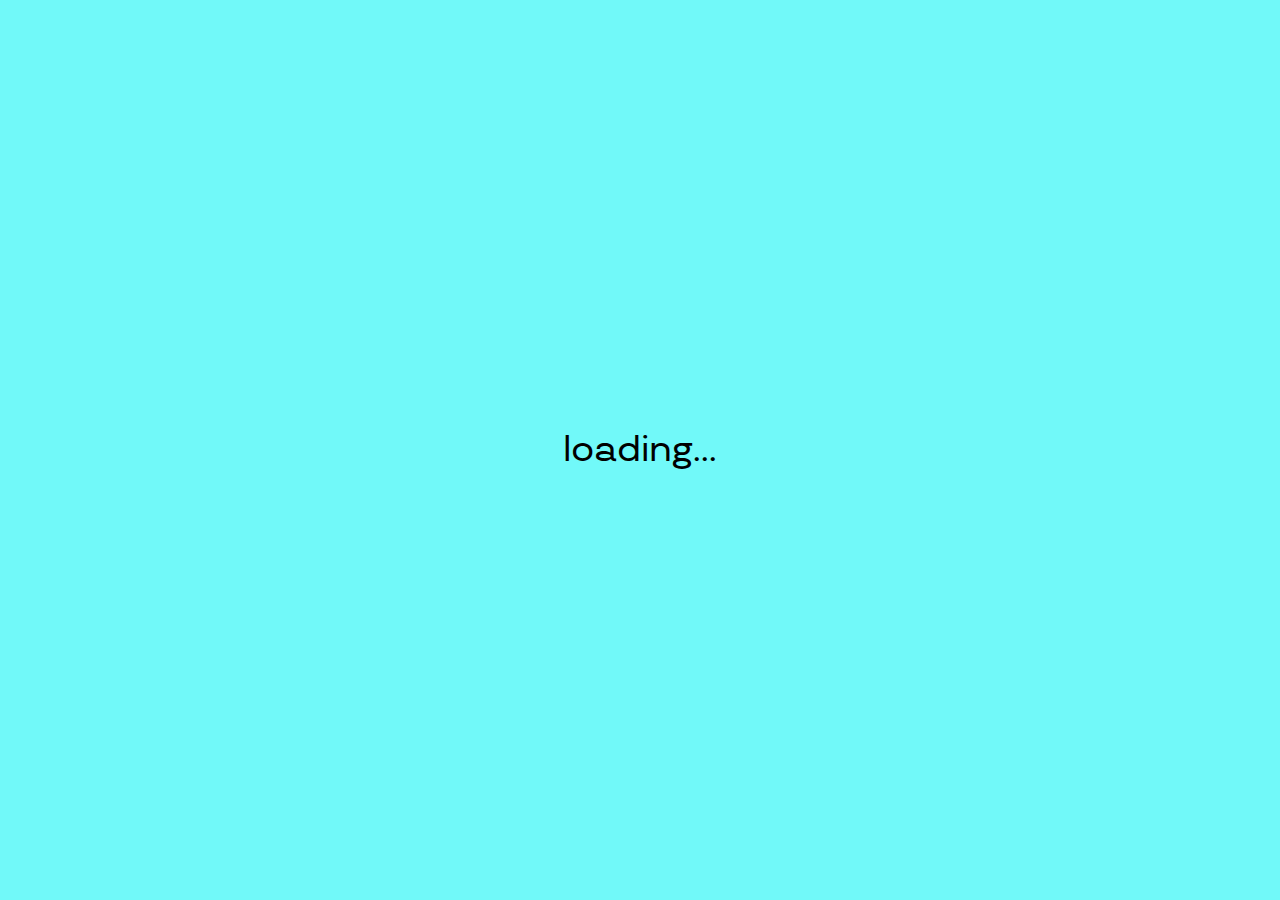
<file: frontend/index.html>
<!DOCTYPE html>
<html lang="ru">
  <head>
    <meta charset="UTF-8" />
    <meta name="viewport" content="width=device-width, initial-scale=1" />
    <link rel="preconnect" href="https://fonts.googleapis.com" />
    <link rel="preconnect" href="https://fonts.gstatic.com" crossorigin />
    <link
      href="https://fonts.googleapis.com/css2?family=Urbanist:wght@500&display=swap"
      rel="stylesheet"
    />
    <link href="./css/style.css" rel="stylesheet" />
    <link href="./css/adaptive.css" rel="stylesheet" />
    <title>Kahoot analog</title>
  </head>
  <body>
    <div class="preloader">
      <div class="preloader-content">
        loading
        <div class="first-dot">.</div>
        <div class="second-dot">.</div>
        <div class="third-dot">.</div>
      </div>
    </div>

    <header class="qr-code-generation-header">
      <a href="#" class="back-to-quiz">
        <img
          class="arrow"
          src="./img/arrow.svg"
          width="10"
          height="18"
          alt="Стрелочка - вернуться в начало"
        />
        <h1 class="quiz-header">Название викторины</h1>
      </a>
      <div class="header-content-column">
        <img
          class="logo"
          src="./img/logo.svg"
          width="39"
          height="34"
          alt="Логотип"
        />
        <p class="team">QBrain</p>
      </div>
    </header>
    <main class="main-page-with-qr">
      <img
        class="question-symbol"
        src="./img/question-symbol.svg"
        width="162"
        height="214"
        alt="Знак вопроса"
      />
      <img
        class="crown-symbol"
        src="./img/crown.svg"
        width="214"
        height="144"
        alt="Корона"
      />
      <div class="main-page-content-column">
        <h1 class="code-generation">
          Генерация пинкода викторины
          <div class="first-dot">.</div>
          <div class="second-dot">.</div>
          <div class="third-dot">.</div>
        </h1>
      </div>
      <div class="hidden join-quiz">
        <div class="pin-code-column">
          <h1 class="pin-code-header">Пинкод викторины:</h1>
          <p class="pin-code">000 000</p>
        </div>
        <img
          class="qr-code"
          src="./img/qr.png"
          width="256px"
          height="256px"
          alt="QR-код для входа"
        />
      </div>
      <div class="members">
        <h2 class="waiting">
          Ждем игроков
          <div class="first-dot">.</div>
          <div class="second-dot">.</div>
          <div class="third-dot">.</div>
        </h2>
        <div class="members-content-column">
          <ul class="members-list"></ul>
          <p class="hidden additional"></p>
        </div>
      </div>

      <template id="member-template">
        <li class="members-list-item">
          <img
            class="member-item"
            src=""
            width="60"
            height="60"
            alt="Иконка участника"
          />
          <p class="member-nickname"></p>
        </li>
      </template>
    </main>
    <footer class="footer-page-with-qr">
      <div class="members-count">
        <img
          class="member"
          src="./img/member.svg"
          width="23"
          height="24"
          alt="Иконка количества участников"
        />
        <p class="count">0</p>
      </div>
      <button
        class="start-quiz"
        type="button"
        onclick="location.href='question.html'"
      >
        Старт
      </button>
    </footer>
    <script src="https://code.jquery.com/jquery-3.7.1.js"></script>
    <script src="./js/modules/preloader.js"></script>
    <script src="./js/modules/qr-generation.js"></script>
    <script src="./js/modules/members.js"></script>

    <!-- <script src="./js/main.js" type="module"></script> -->
  </body>
</html>
</file>
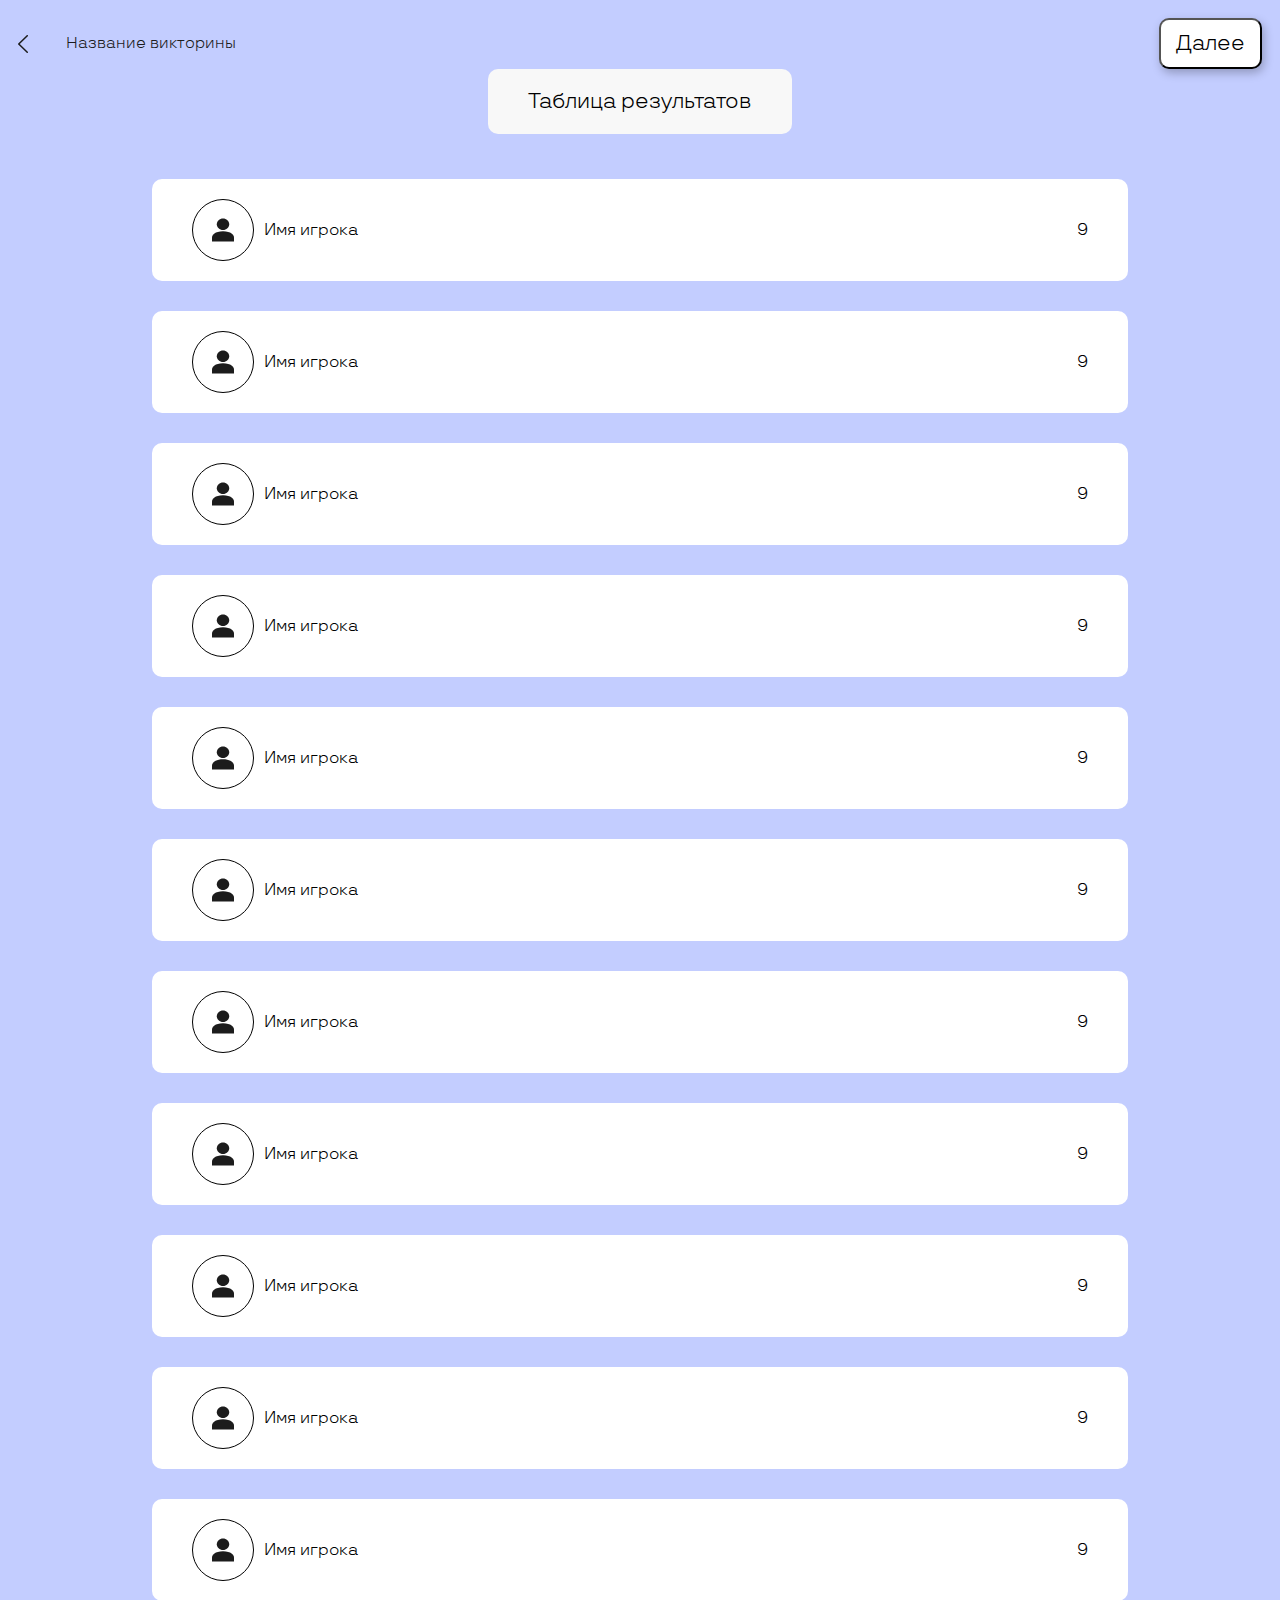
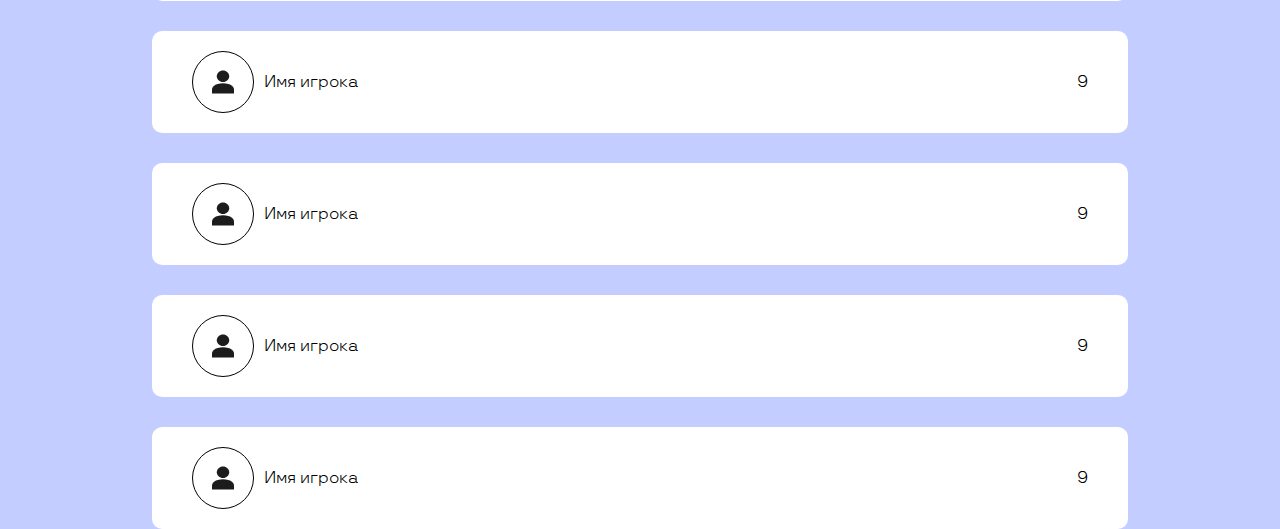
<file: frontend/leaderBoard.html>
<!DOCTYPE html>
<html lang="ru">
  <head>
    <meta charset="UTF-8" />
    <meta name="viewport" content="width=device-width, initial-scale=1" />
    <link href="./css/style.css" rel="stylesheet" />
    <link href="./css/adaptive.css" rel="stylesheet" />
    <title>Kahoot analog</title>
  </head>
  <body class="leader-board-body">
    <header class="leader-board-header">
      <a href="#" class="back-to-quiz">
        <img
          class="arrow"
          src="./img/arrow.svg"
          width="10"
          height="18"
          alt="Стрелочка - вернуться в начало"
        />
        <h1 class="quiz-header">Название викторины</h1>
      </a>
      <button
        class="next-button"
        type="button"
        style="display: block"
        onclick="location.href='winners.html'"
      >
        Далее
      </button>
    </header>
    <main class="leader-board-main">
      <h1 class="leader-board-name">Таблица результатов</h1>
      <ul class="member-table">
        <li class="member-table-item">
          <div class="item-wrapper">
            <div class="avatar-border">
              <img
                class="avatar"
                src="./img/member.svg"
                width="22"
                height="24"
              />
            </div>
            <span class="nickname">Имя игрока</span>
          </div>
          <span class="score">9</span>
        </li>
        <li class="member-table-item">
          <div class="item-wrapper">
            <div class="avatar-border">
              <img
                class="avatar"
                src="./img/member.svg"
                width="22"
                height="24"
              />
            </div>
            <span class="nickname">Имя игрока</span>
          </div>
          <span class="score">9</span>
        </li>
        <li class="member-table-item">
          <div class="item-wrapper">
            <div class="avatar-border">
              <img
                class="avatar"
                src="./img/member.svg"
                width="22"
                height="24"
              />
            </div>
            <span class="nickname">Имя игрока</span>
          </div>
          <span class="score">9</span>
        </li>
        <li class="member-table-item">
          <div class="item-wrapper">
            <div class="avatar-border">
              <img
                class="avatar"
                src="./img/member.svg"
                width="22"
                height="24"
              />
            </div>
            <span class="nickname">Имя игрока</span>
          </div>
          <span class="score">9</span>
        </li>
        <li class="member-table-item">
          <div class="item-wrapper">
            <div class="avatar-border">
              <img
                class="avatar"
                src="./img/member.svg"
                width="22"
                height="24"
              />
            </div>
            <span class="nickname">Имя игрока</span>
          </div>
          <span class="score">9</span>
        </li>
        <li class="member-table-item">
          <div class="item-wrapper">
            <div class="avatar-border">
              <img
                class="avatar"
                src="./img/member.svg"
                width="22"
                height="24"
              />
            </div>
            <span class="nickname">Имя игрока</span>
          </div>
          <span class="score">9</span>
        </li>
        <li class="member-table-item">
          <div class="item-wrapper">
            <div class="avatar-border">
              <img
                class="avatar"
                src="./img/member.svg"
                width="22"
                height="24"
              />
            </div>
            <span class="nickname">Имя игрока</span>
          </div>
          <span class="score">9</span>
        </li>
        <li class="member-table-item">
          <div class="item-wrapper">
            <div class="avatar-border">
              <img
                class="avatar"
                src="./img/member.svg"
                width="22"
                height="24"
              />
            </div>
            <span class="nickname">Имя игрока</span>
          </div>
          <span class="score">9</span>
        </li>
        <li class="member-table-item">
          <div class="item-wrapper">
            <div class="avatar-border">
              <img
                class="avatar"
                src="./img/member.svg"
                width="22"
                height="24"
              />
            </div>
            <span class="nickname">Имя игрока</span>
          </div>
          <span class="score">9</span>
        </li>
        <li class="member-table-item">
          <div class="item-wrapper">
            <div class="avatar-border">
              <img
                class="avatar"
                src="./img/member.svg"
                width="22"
                height="24"
              />
            </div>
            <span class="nickname">Имя игрока</span>
          </div>
          <span class="score">9</span>
        </li>
        <li class="member-table-item">
          <div class="item-wrapper">
            <div class="avatar-border">
              <img
                class="avatar"
                src="./img/member.svg"
                width="22"
                height="24"
              />
            </div>
            <span class="nickname">Имя игрока</span>
          </div>
          <span class="score">9</span>
        </li>
        <li class="member-table-item">
          <div class="item-wrapper">
            <div class="avatar-border">
              <img
                class="avatar"
                src="./img/member.svg"
                width="22"
                height="24"
              />
            </div>
            <span class="nickname">Имя игрока</span>
          </div>
          <span class="score">9</span>
        </li>
        <li class="member-table-item">
          <div class="item-wrapper">
            <div class="avatar-border">
              <img
                class="avatar"
                src="./img/member.svg"
                width="22"
                height="24"
              />
            </div>
            <span class="nickname">Имя игрока</span>
          </div>
          <span class="score">9</span>
        </li>
        <li class="member-table-item">
          <div class="item-wrapper">
            <div class="avatar-border">
              <img
                class="avatar"
                src="./img/member.svg"
                width="22"
                height="24"
              />
            </div>
            <span class="nickname">Имя игрока</span>
          </div>
          <span class="score">9</span>
        </li>
        <li class="member-table-item">
          <div class="item-wrapper">
            <div class="avatar-border">
              <img
                class="avatar"
                src="./img/member.svg"
                width="22"
                height="24"
              />
            </div>
            <span class="nickname">Имя игрока</span>
          </div>
          <span class="score">9</span>
        </li>
      </ul>
    </main>
  </body>
</html>
</file>
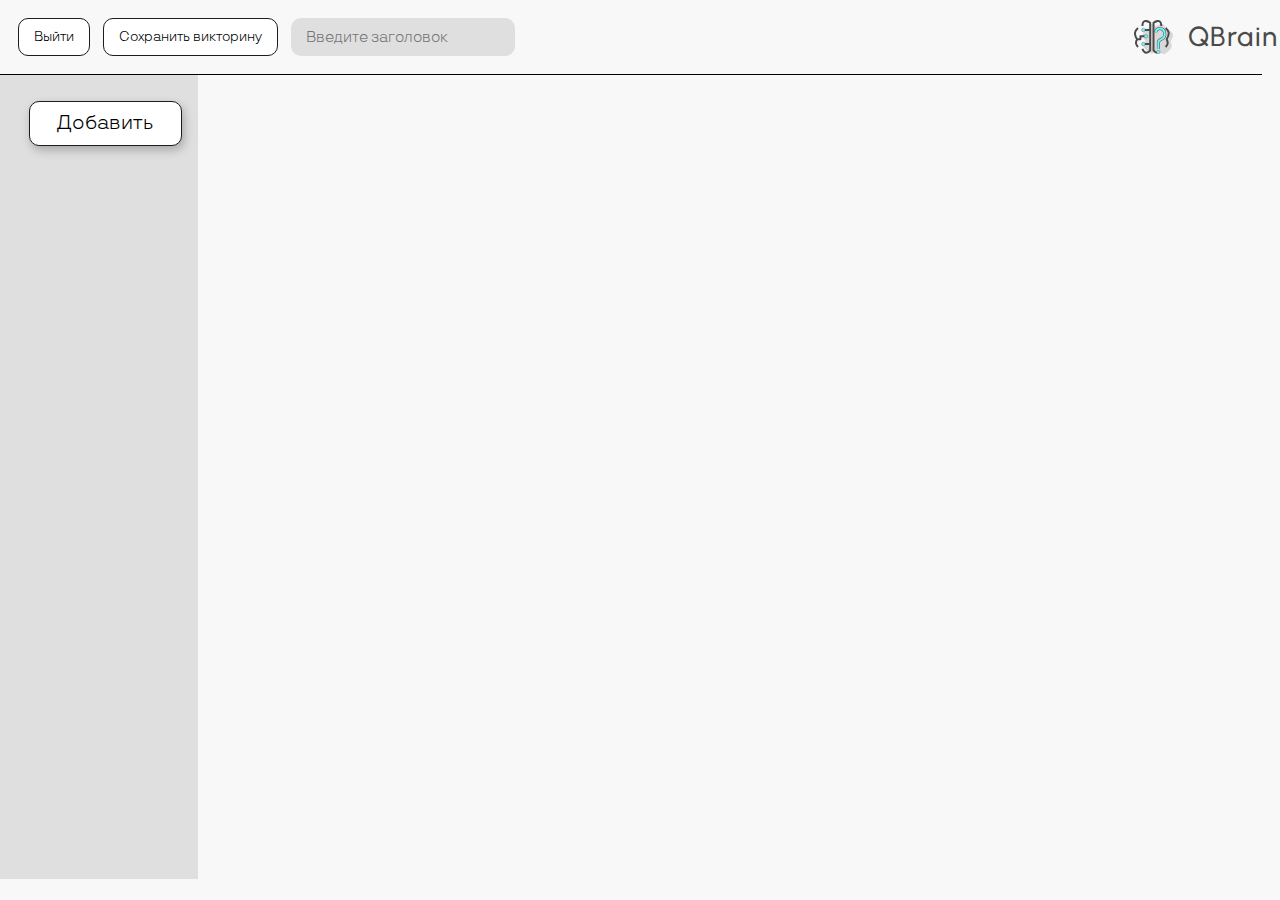
<file: frontend/quiz-redactor.html>
<!DOCTYPE html>
<html lang="ru">
  <head>
    <meta charset="UTF-8" />
    <link rel="preconnect" href="https://fonts.googleapis.com" />
    <link rel="preconnect" href="https://fonts.gstatic.com" crossorigin />
    <link
      href="https://fonts.googleapis.com/css2?family=Urbanist:wght@500&display=swap"
      rel="stylesheet"
    />
    <meta name="viewport" content="width=device-width, initial-scale=1" />
    <link href="./css/style.css" rel="stylesheet" />
    <link href="./css/adaptive.css" rel="stylesheet" />
    <title>Kahoot analog</title>
  </head>
  <body>
    <form
      class="quiz-redactor-form"
      action=""
      method="post"
      enctype="multipart/form-data"
      autocomplete="off"
    >
      <section class="quiz-redactor-header">
        <div class="redactor-header-content-column">
          <button class="header-button">Выйти</button>
          <input
            class="header-button"
            type="submit"
            value="Сохранить викторину"
          />
          <input
            id="quiz-name"
            type="text"
            name="quiz-name"
            placeholder="Введите заголовок"
          />
        </div>
        <div class="redactor-team-content-column">
          <img
            class="logo"
            src="./img/logo.svg"
            width="39"
            height="34"
            alt="Логотип"
          />
          <p class="team">QBrain</p>
        </div>
      </section>
      <section class="redactor-main">
        <fieldset class="redactor-content-column">
          <ul class="questions-info-list"></ul>
        </fieldset>
        <fieldset class="redactor-answers">
          <ul class="answers"></ul>
        </fieldset>
        <fieldset class="question-list">
          <ul class="questions"></ul>
          <button class="add-question" type="button">Добавить</button>
        </fieldset>
      </section>
    </form>

    <template id="additional">
      <li class="questions-info-list-item">
        <div class="question-info-wrapper">
          <textarea
            id="question"
            name="question"
            placeholder="Введите свой вопрос"
            maxlength="80"
          ></textarea>
          <div class="illustration-content">
            <label class="file__input"
              ><input
                id="illustration"
                type="file"
                name="illustration"
                accept="image/png, image/jpeg"
              />
            </label>
            <p class="add-sign">Добавьте картинку</p>
          </div>
        </div>
      </li>
    </template>

    <template id="answers">
      <ul class="redactor-answers-list">
        <li class="redactor-answer-list-item">
          <div class="redactor-answer first-answer">
            <div class="radio">
              <input
                class="radio__input"
                type="radio"
                id="1"
                name="right-answer-id"
                value="1"
              />
              <label id="label" class="radio__label" for="1"> </label>
            </div>
            <div>1</div>
            <label for="first-answer"></label>
            <input
              id="first-answer"
              type="text"
              name="first-answer"
              placeholder="Добавьте ответ"
            />
          </div>
        </li>
        <li class="redactor-answer-list-item">
          <div class="redactor-answer second-answer">
            <div class="radio">
              <input
                class="radio__input"
                type="radio"
                id="2"
                name="right-answer-id"
                value="2"
              />
              <label id="label" class="radio__label" for="2"> </label>
            </div>
            <div>2</div>
            <label for="second-answer"></label>
            <input
              id="second-answer"
              type="text"
              name="second-answer"
              placeholder="Добавьте ответ"
            />
          </div>
        </li>
        <li class="redactor-answer-list-item">
          <div class="redactor-answer third-answer">
            <div class="radio">
              <input
                class="radio__input"
                type="radio"
                id="3"
                name="right-answer-id"
                value="3"
              />
              <label id="label" class="radio__label" for="3"> </label>
            </div>
            <div>3</div>
            <label for="third-answer"></label>
            <input
              id="third-answer"
              type="text"
              name="third-answer"
              placeholder="Добавьте ответ"
            />
          </div>
        </li>
        <li class="redactor-answer-list-item">
          <div class="redactor-answer fourth-answer">
            <div class="radio">
              <input
                class="radio__input"
                type="radio"
                id="4"
                name="right-answer-id"
                value="4"
              />
              <label id="label" class="radio__label" for="4"> </label>
            </div>
            <div>4</div>
            <label for="fourth-answer"></label>
            <input
              id="fourth-answer"
              type="text"
              name="fourth-answer"
              placeholder="Добавьте ответ"
            />
          </div>
        </li>
      </ul>
    </template>

    <template id="question-template">
      <li class="question-list-item">
        <div class="question-template">
          <div class="question-number">
            <span class="question-index">1</span>
            <span>Вопрос</span>
          </div>
          <div class="question-template-wrapper">
            <div class="wrapper-buttons">
              <a class="copy">
                <img
                  src="./img/copy.svg"
                  width="18"
                  height="18"
                  alt="Скопировать вопрос"
                  style="display: block; cursor: pointer"
                />
              </a>
              <a class="delete">
                <img
                  src="./img/delete.svg"
                  width="20"
                  height="20"
                  alt="Удалить вопрос"
                  style="display: block; cursor: pointer; margin-top: 2vh"
                />
              </a>
            </div>
            <div class="redactor-question-preview"></div>
          </div>
        </div>
      </li>
    </template>

    <script src="./js/modules/redactor.js"></script>
  </body>
</html>
</file>
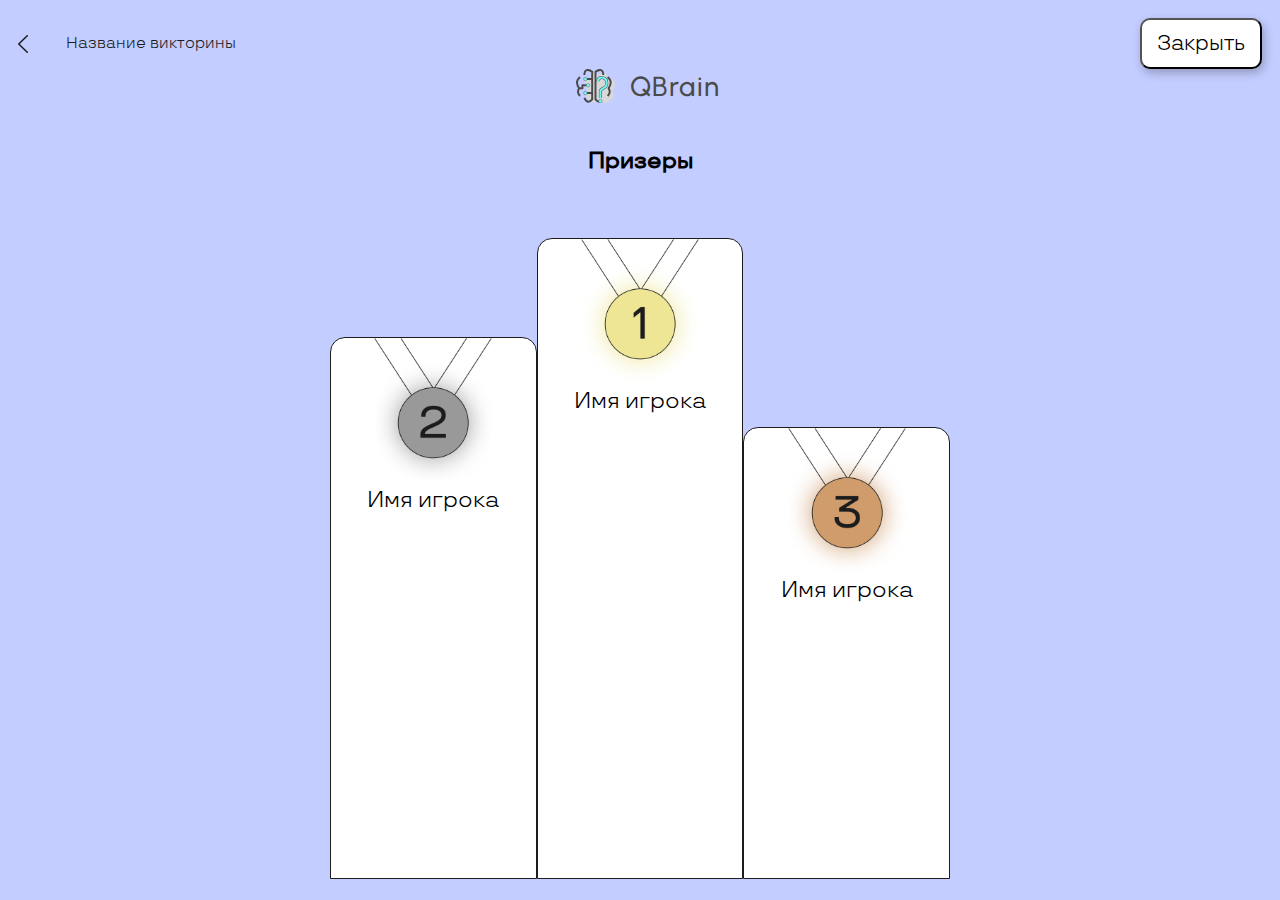
<file: frontend/winners.html>
<!DOCTYPE html>
<html lang="ru">
  <head>
    <meta charset="UTF-8" />
    <meta name="viewport" content="width=device-width, initial-scale=1" />
    <link rel="preconnect" href="https://fonts.googleapis.com" />
    <link rel="preconnect" href="https://fonts.gstatic.com" crossorigin />
    <link
      href="https://fonts.googleapis.com/css2?family=Urbanist:wght@500&display=swap"
      rel="stylesheet"
    />
    <link href="./css/style.css" rel="stylesheet" />
    <link href="./css/adaptive.css" rel="stylesheet" />
    <title>Kahoot analog</title>
  </head>
  <body class="winners-body">
    <header class="winners-header">
      <a href="#" class="back-to-quiz">
        <img
          class="arrow"
          src="./img/arrow.svg"
          width="10"
          height="18"
          alt="Стрелочка - вернуться в начало"
        />
        <h1 class="quiz-header">Название викторины</h1>
      </a>
      <button
        class="close-button"
        type="button"
        style="display: block"
        onclick="location.href='index.html'"
      >
        Закрыть
      </button>
    </header>
    <main class="winners-main">
      <div class="winners-content">
        <img
          class="logo"
          src="./img/logo.svg"
          width="39"
          height="34"
          alt="Логотип"
        />
        <p class="team">QBrain</p>
      </div>
      <h1 class="winners-title">Призеры</h1>
      <div class="winners-table">
        <div class="winners-column second-place">
          <img src="./img/second-place.png" />
          <span>Имя игрока</span>
        </div>
        <div class="winners-column first-place">
          <img src="./img/first-place.png" />
          <span>Имя игрока</span>
        </div>
        <div class="winners-column third-place">
          <img src="./img/third-place.png" />
          <span>Имя игрока</span>
        </div>
      </div>
    </main>
  </body>
</html>
</file>
<file: frontend/css/style.css>
@font-face {
  font-family: "TT Travels";
  font-weight: 400;
  font-style: normal;
  src: url("../fonts/TT\ Travels-Regular.otf");
}

@font-face {
  font-family: "TT Travels";
  font-weight: 500;
  font-style: normal;
  src: url("../fonts/TT\ Travels-Medium.otf");
}

.preloader {
  position: fixed;
  width: 100%;
  height: 100%;
  background-color: #71f9f9;
  display: flex;
  justify-content: center;
  align-items: center;
  margin: -2vh;
  transition: 1s;
  z-index: 3;
}

.preloader-content {
  position: relative;
  display: flex;
}

.first-dot,
.second-dot,
.third-dot {
  animation: 1s infinite;
}

.first-dot {
  animation-name: first;
}
.second-dot {
  animation-name: second;
}
.third-dot {
  animation-name: third;
}

@keyframes first {
  0% {
    opacity: 0;
  }
  33% {
    opacity: 1;
  }
}

@keyframes second {
  0% {
    opacity: 0;
  }
  66% {
    opacity: 1;
  }
}

@keyframes third {
  0% {
    opacity: 0;
  }
  100% {
    opacity: 1;
  }
}

body {
  height: 80vh;
  background-color: #f8f8f8;
  font-family: "TT Travels";
  font-style: normal;
  font-weight: 500;
  font-size: 36px;
  margin: 0;
  padding: 2vh;
}

.back-to-quiz {
  text-decoration: none;
  display: flex;
  width: 17vw;
  justify-content: space-between;
  align-items: center;
}

.card-content {
  display: flex;
  flex-direction: row-reverse;
  justify-content: space-between;
  margin-bottom: 2vh;
}

.card-info {
  display: flex;
  flex-direction: column;
}

.card-footer {
  margin-top: 0;
  display: flex;
  justify-content: space-between;
  align-items: center;
}

.quiz-header {
  font-weight: 400;
  font-size: calc((100vw - 85rem) / (80 - 30) * (1.5 - 1) + 1rem);
  color: #1c1c1c;
  margin-left: auto;
}

.answers-count {
  display: block;
  margin-top: 0;
  font-weight: 500;
  font-style: normal;
  font-size: calc((100vw - 50rem) / (80 - 30) * (1.5 - 1) + 1rem);
}

.preview-footer {
  display: flex;
  justify-content: space-between;
  align-items: center;
  margin-left: 1vw;

  /* margin-right: 1vw;
  margin-bottom: 1vw; */
}

.card-timer,
.timer {
  display: block;
  margin-top: 0;
  font-weight: 500;
  font-style: normal;
  font-size: calc((100vw - 50rem) / (80 - 30) * (1.5 - 1) + 1rem);
}

.question {
  display: block;
  margin-top: 0;
  margin-top: 2vh;
  font-style: normal;
  font-weight: 500;
  font-size: calc((100vw - 55rem) / (80 - 30) * (1.5 - 1) + 1rem);
}

.frame[disabled] {
  font-family: "TT Travels";
  font-weight: 500;
  font-size: calc((100vw - 50rem) / (80 - 30) * (1.5 - 1) + 1rem);
  border-radius: 10px;
  padding: 5px 10px;
  border: 1px solid var(--, #1c1c1c);
  color: #000;
  background: #f8f8f8;
  box-shadow: 0px 4px 4px 0px rgba(0, 0, 0, 0.25);
}

.question-illustration {
  width: 43vw;
  height: auto;
}

.answers-list {
  margin: 0;
  padding: 0;
  list-style: none;
  width: 45vw;
}

.answers-list-item {
  display: flex;
  flex-direction: column;
  justify-content: space-between;
  margin-bottom: 4vh;
}

.answers-list-item:last-child {
  margin-bottom: 0;
}

.answer {
  font-family: "TT Travels";
  font-size: calc((100vw - 70rem) / (80 - 30) * (1.5 - 1) + 1rem);
  font-weight: 500;
  text-align: left;

  display: flex;
  height: 16vh;
  padding-left: 2vw;
  padding-right: 3vw;
  align-items: center;

  flex-shrink: 0;
  border-radius: 20px;
  border: none;
  cursor: pointer;
}

.first-answer {
  background: #7eff8b;
}
.second-answer {
  background: #01e1ff;
}
.third-answer {
  background: #ff97d0;
}
.fourth-answer {
  background: #fbfe7a;
}
.answer.first-answer:hover {
  background: #53e862;
}
.answer.second-answer:hover {
  background: rgba(1, 199, 225, 0.839);
}
.answer.third-answer:hover {
  background: rgba(212, 124, 172, 0.839);
}
.answer.fourth-answer:hover {
  background: rgba(208, 210, 99, 0.839);
}

.answer:focus {
  outline: none;
  box-shadow: 0 0 0 4px #cbd6ee;
}

.answer div {
  margin-right: 20px;
}

.question-indexes {
  line-height: 2vh;
  font-size: calc((100vw - 55rem) / (80 - 30) * (1.5 - 1) + 1rem);
}

.skip-question,
.skip-preview {
  color: #000;
  font-weight: 400;
  line-height: 2vh;
  font-size: calc((100vw - 85rem) / (80 - 30) * (1.5 - 1) + 1rem);
  padding: 10px 15px;

  border-radius: 10px;
  border: 1px solid var(--, #1c1c1c);
  background: #fff;
  box-shadow: 2px 4px 10px 0px rgba(0, 0, 0, 0.25);
  cursor: pointer;
}

.skip-question:hover,
.skip-preview:hover {
  background: #e0dfdf;
}

.skip-question:active,
.skip-preview:active {
  background: #737373;
}

.card-content-column {
  display: flex;
  flex-direction: column;
  margin-left: 70px;
}

.question-info {
  display: flex;
  justify-content: space-between;
}

.logo {
  display: block;
  align-self: center;
}

.qr-code-generation-header {
  height: 5vh;
  padding-bottom: 1vh;
  display: flex;
  justify-content: space-between;
  align-items: center;
  border-bottom: 1px solid var(--btn-next, #1c1c1c);
  margin-bottom: 10vh;
}

.team {
  font-family: "Urbanist";
  color: #4b4a4a;
  letter-spacing: 1.2px;
  font-size: calc((100vw - 8rem) / (80 - 30) * (1.5 - 1) + 1rem);
  font-weight: 500;
  line-height: normal;
  padding: 0;
  margin: 0;
  margin-left: 15px;
}

.header-content-column {
  width: 176px;
  display: flex;
}

.main-page-with-qr {
  margin: 0;
  margin-bottom: 5vh;
  padding: 0;
  display: flex;
  flex-direction: column;
  flex-wrap: wrap;
  justify-content: center;
  align-items: center;
  gap: 8vh;
}

.main-page-content-column {
  display: flex;
  margin: 0;
  padding: 0;
  justify-content: center;

  width: 42vw;
  height: 29vh;
  border-radius: 20px;
  background: #71f9f9;
}

.code-generation {
  font-size: calc((100vw - 45rem) / (80 - 30) * (1.5 - 1) + 1rem);
  font-weight: 600;
  margin: 0;
  padding: 0;
  display: flex;
  justify-content: center;
  align-items: center;
}

.question-symbol {
  position: absolute;
  z-index: 2;
  top: 13vh;
  left: 24vw;
  width: 7vw;
  height: auto;
}

.crown-symbol {
  position: absolute;
  z-index: 2;
  top: 37vh;
  left: 69vw;
  width: 10vw;
  height: auto;
}

.footer-page-with-qr {
  position: absolute;
  top: 85vh;
  left: auto;

  display: flex;
  width: 98vw;
  justify-content: space-between;
  margin-top: 6vh;
}

.count {
  font-size: calc((100vw - 55rem) / (80 - 30) * (1.5 - 1) + 1rem);
  font-weight: normal;
  margin: 0;
}

.member {
  width: 1vw;
  height: auto;
}

.members-count {
  width: 2.5vw;
  display: flex;
  justify-content: space-between;
  align-items: center;

  padding: 5px 10px;
  border-radius: 10px;
  border: 1px solid var(--stroke-btn, #737373);
  background: #fff;
}

.start-quiz {
  font-family: "TT Travels";
  color: var(--btn-next, #1c1c1c);
  font-weight: 400;
  line-height: 2vh;
  font-size: calc((100vw - 85rem) / (80 - 30) * (1.5 - 1) + 1rem);
  padding: 10px 15px;

  border-radius: 10px;
  border: 1px solid var(--stroke-btn, #737373);
  background: #71f9f9;
  box-shadow: 4px 4px 7px 0px rgba(0, 0, 0, 0.25);
  cursor: pointer;
}

.start-quiz:hover {
  background: #adffff;
}

.start-quiz:active {
  background: #737373;
}

.pin-code-header {
  font-size: calc((100vw - 20rem) / (80 - 30) * (1.5 - 1) + 1rem);
  font-weight: 600;
  line-height: normal;
  margin: 0;
  padding: 0;
}

.join-quiz {
  margin: 0;
  padding: 0;
  width: 42vw;
  height: 29vh;
  border-radius: 20px;
  background: #71f9f9;

  display: flex;
  align-items: center;
  justify-content: space-around;
}

.pin-code {
  font-size: calc((100vw - 70rem) / (60 - 30) * (1.5 - 1) + 3rem);
  font-weight: 600;
  line-height: normal;
  margin: 0;
  padding: 0;
}

.qr-code {
  display: block;
  width: 11vw;
  height: auto;
}

.members-content-column {
  display: flex;
}

.waiting {
  opacity: 0;
  display: flex;
  justify-content: center;
  font-size: calc((100vw - 50rem) / (80 - 30) * (1.5 - 1) + 1rem);
  font-weight: 500;
  line-height: normal;
  margin: 0;
  padding: 0;
}

.members-list {
  margin: 0;
  /* margin-bottom: 1vh; */
  padding: 0;
  list-style: none;
  display: flex;
  width: 60vw;
  flex-wrap: wrap;
  gap: 1vw;
  justify-content: center;
}

.members-list-item {
  opacity: 0;
  display: flex;
  width: 9.5vw;
  justify-content: space-between;
  align-items: center;
  padding: 20px;
  border-radius: 15px;
  background: #e6cfff;
}

.member-item {
  width: 3vw;
  height: auto;
}

.member-nickname {
  font-size: calc((100vw - 95rem) / (80 - 30) * (1.5 - 1) + 1rem);
  font-weight: 400;
  padding: 0;
  margin: 0;
  margin-left: 0.2vw;
}

.additional {
  display: none;
  font-size: calc((100vw - 25rem) / (80 - 30) * (1.5 - 1) + 1rem);
  font-weight: 400;
  line-height: normal;
  align-self: flex-end;
}

.hidden {
  display: none;
}

.question-preview-main-page {
  display: flex;
  justify-content: center;
  align-items: center;
  margin: 0;
  padding: 0;
  margin: 27vh auto;
}

.wrapper {
  display: flex;
  justify-content: center;
  align-items: center;
  width: 100vw;
  height: auto;
  margin: -2vh;
  padding-top: 10vh;
  padding-bottom: 10vh;
  background: #71f9f9;
}

.question-preview {
  font-size: calc((100vw - 35rem) / (80 - 30) * (1.5 - 1) + 1rem);
  font-weight: 500;
  line-height: normal;
  margin: 0;
  padding: 0;
  width: 35vw;
  text-align: center;
}

.next-button,
.close-button {
  display: none;
  margin-left: auto;
  color: #000;
  font-weight: 400;
  line-height: 3vh;
  font-family: "TT Travels";
  font-size: calc((100vw - 50rem) / (80 - 30) * (1.5 - 1) + 1rem);
  padding: 10px 15px;

  border-radius: 10px;
  border: 1px solid var(--, #1c1c1c);
  background: #fff;
  box-shadow: 2px 4px 10px 0px rgba(0, 0, 0, 0.25);
  cursor: pointer;
}

.next-button:hover,
.close-button:hover {
  background: rgba(224, 223, 223, 0.8);
}

.next-button:active,
.close-button:active {
  background: rgba(115, 115, 115, 0.8);
}

.right-answer-border {
  display: flex;
  margin-left: -1vw;
  justify-content: center;
  align-items: center;
  width: 20px;
  height: 20px;
  padding: 10px;
  border-radius: 50%;
  border: 1px solid black;
}

.column {
  position: relative;
  z-index: -1;
  width: 5vw;
  opacity: 0.5;
  border-radius: 10px;
  margin-bottom: -5vh;
}

.answer-number {
  display: flex;
  justify-content: center;
  align-items: center;
  width: 5vw;
  height: 7vh;
  border-radius: 10px;
}

.rating {
  display: none;
  width: 43vw;
  height: 65vh;
  justify-content: center;
  align-items: flex-end;
}

.rating-content-column {
  display: flex;
  margin-top: 1.5vh;
  width: 5vw;
  justify-content: center;
  align-items: center;
}

.member-rating {
  width: 1vw;
  height: auto;
  margin-right: 1vw;
}

.answer-count {
  display: block;
  padding: 0;
  margin: 0;
  font-size: calc((100vw - 45rem) / (80 - 30) * (1.5 - 1) + 1rem);
}

.rating-list {
  margin: 0;
  padding: 0;
  list-style: none;
  display: flex;
  width: 27vw;
  justify-content: space-between;
}

.rating-list-item {
  margin: 0;
  padding: 0;
  display: flex;
  flex-direction: column;
  justify-content: flex-end;
  align-items: flex-end;
}

.right-rating-border {
  display: flex;
  justify-content: center;
  align-items: center;
  width: 2vw;
  height: 2vw;
  padding: 10px;
  border-radius: 50%;
  border: 1px solid black;
}

/* form */

.quiz-redactor-form {
  font-family: "TT Travels";
  font-style: normal;
  font-weight: 500;
  font-size: 30px;
  margin-left: -2vw;
}
.redactor-main {
  display: flex;
  flex-direction: row-reverse;
  justify-content: space-between;
  width: 100%;
  border-top: 1px solid #000;
}

.questions {
  margin: 0;
  padding: 0;
  list-style: none;
}
.question-template {
  display: flex;
  flex-direction: column;
  width: 13vw;
}
.question-list {
  display: flex;
  flex-direction: column;
  width: 13vw;
  height: 87vh;
  background-color: #e0dfdf;
}

.redactor-answers-list {
  margin: 0;
  padding: 0;
  list-style: none;
  width: 40vw;
}
.question-info-wrapper {
  width: 30vw;
}

.question-list {
  font-family: "TT Travels";
  font-size: calc((100vw - 45rem) / (80 - 30) * (1.5 - 1) + 1rem);
  color: #000;
  font-weight: 400;
  border: none;
}
.question-number {
  margin-left: 2vw;
}
.question-template-wrapper {
  display: flex;
}
.wrapper-buttons {
  align-self: end;
  margin-right: 0.5vw;
}
.redactor-question-preview {
  width: 12vw;
  background-color: #fff;
  height: 13vh;
  border-radius: 10px;
  cursor: pointer;
}
.add-question {
  display: flex;
  width: 12vw;
  height: 5vh;
  margin-left: 2vh;
  margin-top: 2vh;
  justify-content: center;
  align-items: center;
  font-family: "TT Travels";
  font-size: calc((100vw - 60rem) / (80 - 30) * (1.5 - 1) + 1rem);
  color: #000;
  font-weight: 400;
  border-radius: 10px;
  border: 1px solid var(--btn-stroke, #1c1c1c);
  background: #fff;
  box-shadow: 2px 4px 10px 0px rgba(0, 0, 0, 0.25);
}

.answers {
  margin: 0;
  padding: 0;
  list-style: none;
}
.redactor-answers {
  border: none;
}
.redactor-answer {
  font-family: "TT Travels";
  font-size: calc((100vw - 20rem) / (80 - 30) * (1.5 - 1) + 1rem);
  color: #000;
  font-weight: 500;
  text-align: left;
  display: flex;
  height: 16vh;
  padding-left: 2vw;
  padding-right: 3vw;
  margin-bottom: 3vh;
  align-items: center;
  flex-shrink: 0;
  border-radius: 20px;
  border: none;
}
.redactor-answer > div {
  margin-left: 1vw;
}
#first-answer {
  width: 20vw;
  font-family: "TT Travels";
  color: #000;
  font-style: normal;
  font-weight: 500;
  font-size: calc((100vw - 60rem) / (80 - 30) * (1.5 - 1) + 1rem);
  border: none;
  background-color: #7eff8b;
  margin-left: 3vw;
}
#second-answer {
  width: 20vw;
  font-family: "TT Travels";
  color: #000;
  font-style: normal;
  font-weight: 500;
  font-size: calc((100vw - 60rem) / (80 - 30) * (1.5 - 1) + 1rem);
  border: none;
  background-color: #01e1ff;
  margin-left: 3vw;
}
#third-answer {
  width: 20vw;
  font-family: "TT Travels";
  color: #000;
  font-style: normal;
  font-weight: 500;
  font-size: calc((100vw - 60rem) / (80 - 30) * (1.5 - 1) + 1rem);
  border: none;
  background-color: #ff97d0;
  margin-left: 3vw;
}
#fourth-answer {
  width: 20vw;
  font-family: "TT Travels";
  color: #000;
  font-style: normal;
  font-weight: 500;
  font-size: calc((100vw - 60rem) / (80 - 30) * (1.5 - 1) + 1rem);
  border: none;
  background-color: #fbfe7a;
  margin-left: 3vw;
}

.radio {
  position: relative;
}
.radio__input {
  -webkit-appearance: none;
  appearance: none;
  position: absolute;
}
.radio__label:before {
  content: "";
  display: block;
  width: 40px;
  height: 40px;
  background-color: rgba(0, 0, 0, 0);
  border: 1px solid #000;
  border-radius: 50%;
  /* margin-bottom: 10px; */
  z-index: 1;
}
.radio__label:after {
  cursor: pointer;
  content: "";
  display: block;
  width: 32px;
  height: 32px;
  background: url("../img/checked.svg") no-repeat;
  background-size: 32px 32px;
  border-radius: 50%;
  opacity: 0;
  position: absolute;
  top: 5px;
  left: 5px;
  z-index: 2;
}
.radio__input:checked + .radio__label:after {
  opacity: 1;
}

.redactor-content-column {
  border: none;
}

.question-info-wrapper {
  display: flex;
  flex-direction: column;
}

#question {
  width: 25vw;
  height: 20vh;
  resize: none;
  margin-top: 5vh;
  margin-bottom: 5vh;
  justify-self: center;
  align-self: center;
  border: none;
  font-family: "TT Travels";
  font-size: calc((100vw - 20rem) / (80 - 30) * (1.5 - 1) + 1rem);
  color: #000;
  font-weight: 500;
  background-color: #f8f8f8;
}

input[type="file"] {
  display: none;
}

.file__input:before {
  content: "";
  display: block;
  width: 50px;
  height: 50px;

  border-radius: 10px;
  background: url("../img/add.svg") no-repeat;
  background-position: center center;
  background-size: 20px 20px;
  background-color: #e0dfdf;
  cursor: pointer;
}
.add-sign {
  font-size: calc((100vw - 60rem) / (80 - 30) * (1.5 - 1) + 1rem);
}
.illustration-content {
  display: flex;
  flex-direction: column;
  justify-content: center;
  align-items: center;
  width: 30vw;
  height: 40vh;
  background: url("../img/question-placeholder.png") no-repeat;
  background-size: 30vw auto;
}

.questions-info-list {
  margin: 0;
  padding: 0;
  list-style: none;
}

.active {
  border: 1px solid #000;
}

.quiz-redactor-header {
  display: flex;
  justify-content: space-between;
  align-items: center;

  margin-left: 2vw;
  margin-bottom: 2vh;
}

.redactor-team-content-column {
  display: flex;
  width: 7vw;
  margin-right: 3vw;
}

.redactor-header-content-column {
  width: 20vw;
  display: flex;
  gap: 1vw;
}

.header-button {
  color: #000;

  font-family: "TT Travels";
  font-size: calc((100vw - 99rem) / (80 - 30) * (1.5 - 1) + 1rem);
  padding: 10px 15px;

  font-style: normal;
  font-weight: 400;
  border-radius: 10px;
  border: 1px solid var(--btn-stroke, #1c1c1c);
  background: #fff;
}

.header-button:hover {
  background: #e0dfdf;
}

.header-button:active {
  background: #737373;
}

#quiz-name {
  width: 30vw;
  border: none;
  padding: 10px 15px;
  border-radius: 10px;
  background: #e0dfdf;
  font-family: "TT Travels";
  font-size: calc((100vw - 90rem) / (80 - 30) * (1.5 - 1) + 1rem);
  font-style: normal;
  font-weight: 400;
  line-height: normal;
}

.leader-board-body,
.winners-body {
  background: #c3cdff;
}

.leader-board-header,
.winners-header {
  display: flex;
  justify-content: space-between;
  align-items: center;
}

.leader-board-main,
.winners-main {
  display: flex;
  flex-direction: column;
  justify-content: center;
  align-items: center;
}
.leader-board-name {
  width: fit-content;
  padding: 0;
  margin: 0;
  font-weight: 400;
  font-size: calc((100vw - 50rem) / (80 - 30) * (1.5 - 1) + 1rem);
  padding: 20px 40px;
  border-radius: 10px;
  background-color: #f8f8f8;
  margin-bottom: 5vh;
}

.member-table {
  padding: 0;
  margin: 0;
  list-style: none;
}

.member-table-item {
  display: flex;
  width: 70vw;
  justify-content: space-between;
  align-items: center;
  font-size: calc((100vw - 80rem) / (80 - 30) * (1.5 - 1) + 1rem);
  font-weight: 400;
  border-radius: 10px;
  background: #fff;
  padding: 20px 40px;
  margin-bottom: 30px;
}

.member-table-item:last-child {
  margin-bottom: 0;
}

.item-wrapper {
  display: flex;
  width: 13vw;
  justify-content: space-between;
  align-items: center;
}

.avatar-border {
  display: flex;
  justify-content: center;
  align-items: center;
  width: 60px;
  height: 60px;
  border-radius: 50%;
  border: 1px solid black;
}

.winners-content {
  display: flex;
  width: 10vw;
  justify-content: space-between;
  align-items: center;
  margin-bottom: 5vh;
}

.winners-title {
  padding: 0;
  margin: 0;
  font-weight: 600;
  font-size: calc((100vw - 40rem) / (80 - 30) * (1.5 - 1) + 1rem);
  margin-bottom: 7vh;
}

.winners-table {
  display: flex;
  align-items: end;
}

.winners-column {
  display: flex;
  flex-direction: column;
  align-items: center;
  width: 16vw;
  background-color: #fff;
  border-radius: 15px 15px 0px 0px;
  border: 1px solid var(--btn-next, #1c1c1c);
}
.winners-column > img {
  width: 10vw;
  height: auto;
}
.winners-column > span {
  padding: 0;
  margin: 0;
  font-weight: 400;
  font-size: calc((100vw - 40rem) / (80 - 30) * (1.5 - 1) + 1rem);
}

.first-place {
  height: 71vh;
}
.second-place {
  height: 60vh;
}
.third-place {
  height: 50vh;
}
</file>
<file: frontend/css/adaptive.css>
@media only screen and (max-width: 480px){
    body{
        width: 95%;
    }
    .back-to-quiz{
        width: 40vw;
    }
    .quiz-header{
        font-size: calc((100vw - 45rem)/(80 - 30) * (1.5 - 1) + 1rem);
    }
    .card-content{
        flex-direction: column;
    }
    .card-content-column{
        margin-left: 0;
    }
    .question-illustration {
        display: none;
    }
    .rating{
        width: 90vw;
    }
    .rating-list{
        width: 70vw;
    }
    .column{
        width: 10vw;
    }
    .answer-number{
        width: 10vw;
    }
    .rating-content-column{
        width: 10vw;
    }
    .right-rating-border{
        width: 4vw;
        height: 4vw;
    }
    .member-rating{
        width: 3vw;
    }

    .answers-count{
        font-size: calc((100vw - 20rem)/(80 - 30) * (1.5 - 1) + 1rem);;
    }
    .timer{
        font-size: calc((100vw - 20rem)/(80 - 30) * (1.5 - 1) + 1rem);;
    }
    .frame{
        font-size: calc((100vw - 20rem)/(80 - 30) * (1.5 - 1) + 1rem);
    }
    .question{
        font-size: calc((100vw - 25rem)/(80 - 30) * (1.5 - 1) + 1rem);
    }
    .answers-list{
        margin-top: 2vh;
        margin-bottom: 2vh;
    }
    .answer{
        font-size: calc((100vw - 30rem)/(80 - 30) * (1.5 - 1) + 1rem);;
    }
    .skip-question{
        font-size: calc((100vw - 45rem)/(80 - 30) * (1.5 - 1) + 1rem);
    }
}
</file>
